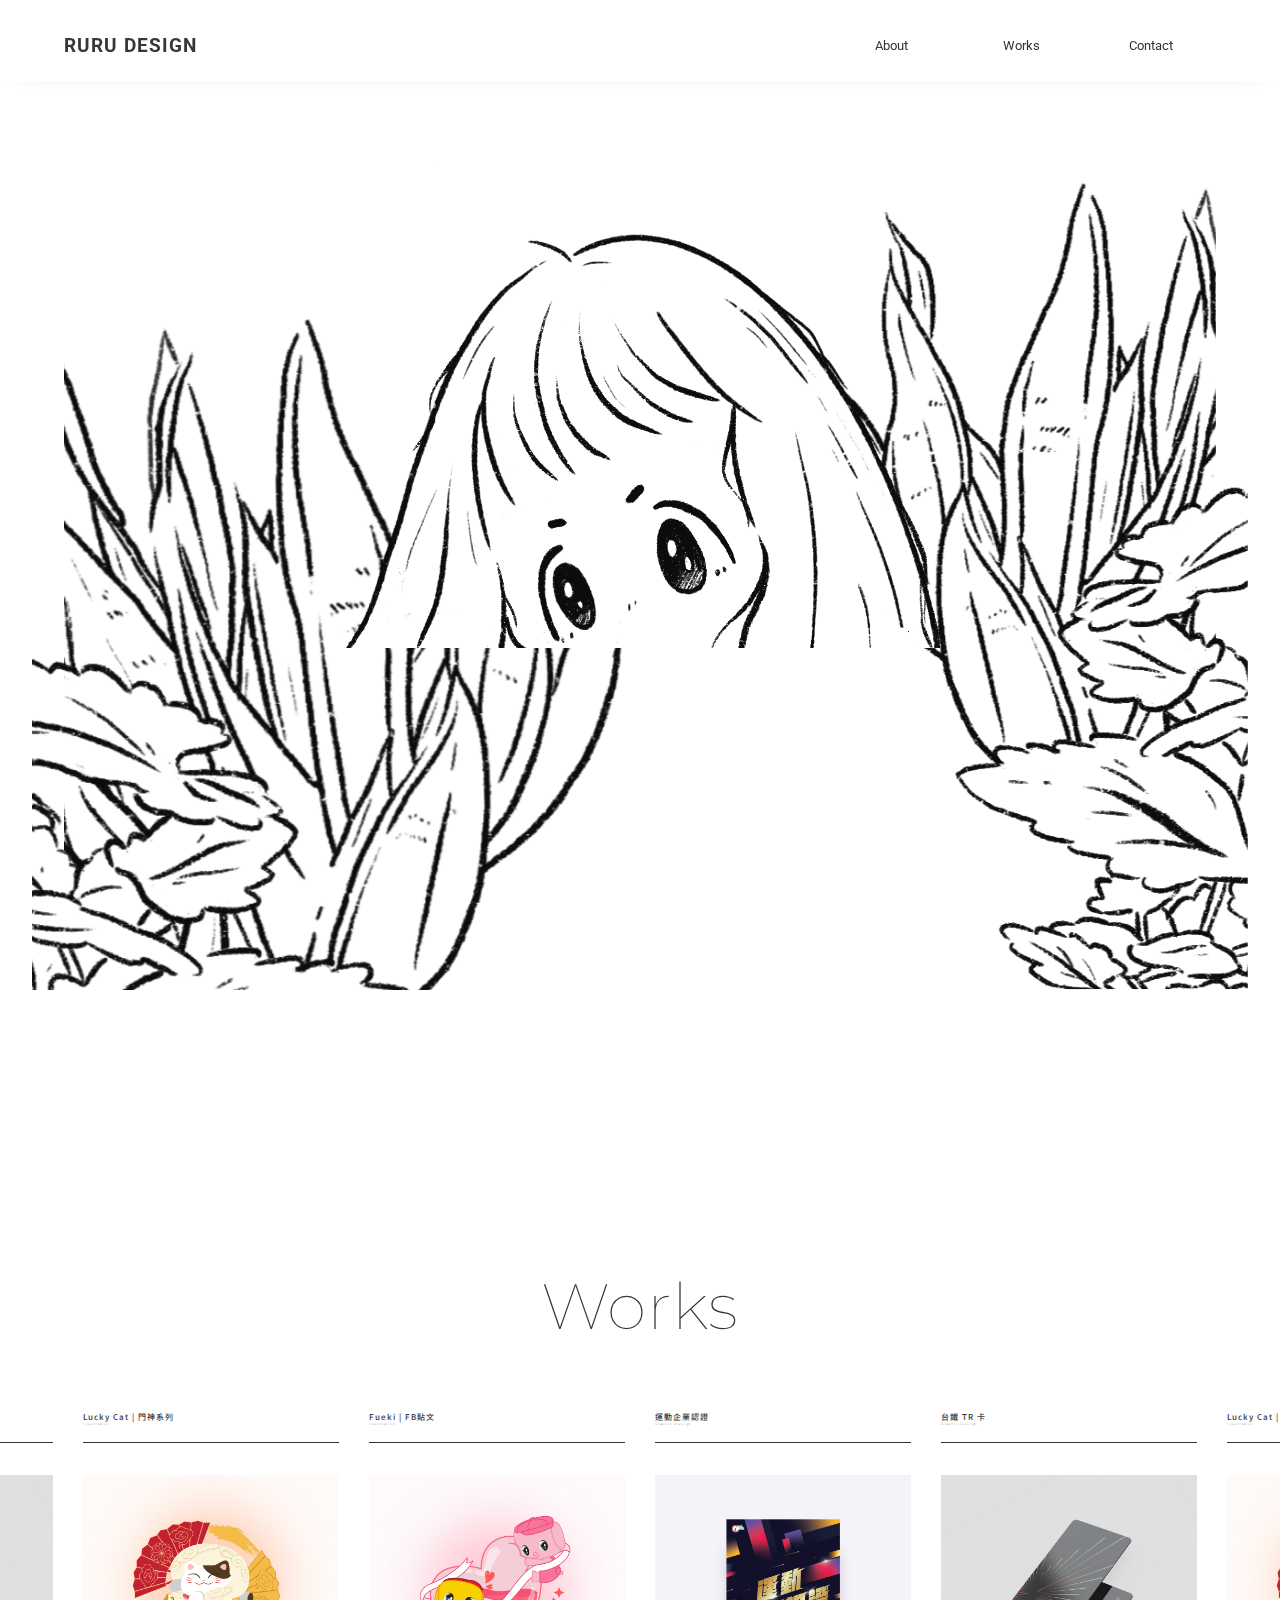
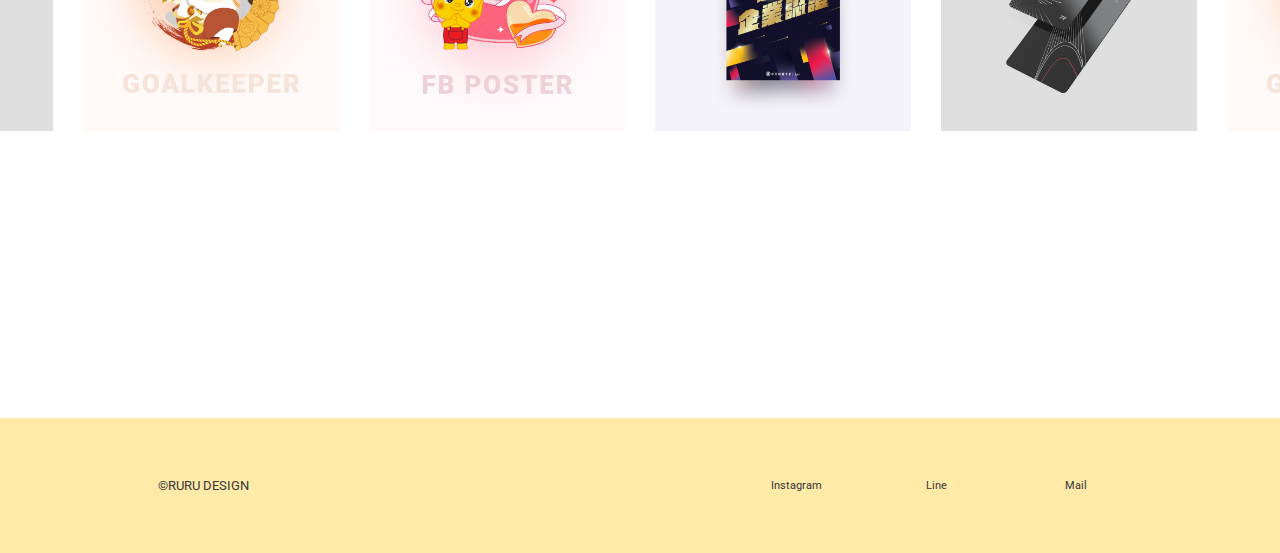
<file: WorkIndex/index.html>
<!DOCTYPE html>
<html lang="en">
<head>
    <meta charset="UTF-8">
    <meta http-equiv="X-UA-Compatible" content="IE=edge">
    <meta name="viewport" content="width=device-width, initial-scale=1.0">
    <title>Ruru Portfolio</title>
    <link rel="stylesheet" href="./css/style.css">
</head>
<body>
    <!-- 上層topbar -->
    <header id="topbar">
        <h1 class="logo"><a href="./index.html">RURU DESIGN</a></h1>
        <ul class="menu">
            <!-- <li><a href="../../Work Index/index.html">Home</a></li> -->
            <li><a href="#">About</a></li>
            <li><a href="../Work List/works.html">Works</a></li>
            <li><a href="#">Contact</a></li>
        </ul>
    </header>

    <main>
        <!-- kv -->
        <section id="kv">
            <div class="kv_area kvTop" data-depth="0.7">
                <img src="./image/kv_001.png" alt="">
            </div>
            <div class="kv_area kvCenter" data-depth="0.4">
                <img src="./image/kv_002.png" alt="">
            </div>
            <div class="kv_area kvBack01" data-depth="0.6">
                <img src="./image/kv_003.png" alt="">
            </div>
            <div class="kv_area kvBack02" data-depth="0.8">
                <img src="./image/kv_004.png" alt="">
            </div>
        </section>
        
        <!-- 無限自動滑動Works -->
        <section id="works_infinSlider"><!-- infinite無限 -->
            <h1 class="works_title">Works</h1>
            <div class="works_slider_innear">
                <!-- 1 slide -->
                <div class="works_slider_area">
                    <div class="work_slide">
                        <a href="../Works Introduce/LuckyCat _ God/worksDetail.html">
                            <div class="work_text">
                                <h2 class="work_name">Lucky Cat | 門神系列</h2>
                                <h4 class="work_type">Illustration</h4>
                            </div>
                            <figure><img src="./image/workSlide_001.jpg" alt=""></figure>
                        </a>
                    </div>
                    <div class="work_slide">
                        <a href="../Works Introduce/Fueki _ FB/worksDetail.html">
                            <div class="work_text">
                                <h2 class="work_name">Fueki | FB貼文</h2>
                                <h4 class="work_type">Illustration</h4>
                            </div>
                            <figure><img src="./image/workSlide_002.jpg" alt=""></figure>
                        </a>
                    </div>
                    <div class="work_slide">
                        <a href="#">
                            <div class="work_text">
                                <h2 class="work_name">運動企業認證</h2>
                                <h4 class="work_type">Graphic Design</h4>
                            </div>
                            <figure><img src="./image/workSlide_003.jpg" alt=""></figure>
                        </a>
                    </div>
                    <div class="work_slide">
                        <a href="#">
                            <div class="work_text">
                                <h2 class="work_name">台鐵 TR 卡</h2>
                                <h4 class="work_type">Graphic Design</h4>
                            </div>
                            <figure><img src="./image/workSlide_004.jpg" alt=""></figure>
                        </a>
                    </div>
                </div>
                <!-- 1 slide double -->
                <div class="works_slider_area">
                    <div class="work_slide">
                        <a href="../Works Introduce/LuckyCat _ God/worksDetail.html">
                            <div class="work_text">
                                <h2 class="work_name">Lucky Cat | 門神系列</h2>
                                <h4 class="work_type">Illustration</h4>
                            </div>
                            <figure><img src="./image/workSlide_001.jpg" alt=""></figure>
                        </a>
                    </div>
                    <div class="work_slide">
                        <a href="../Works Introduce/Fueki _ FB/worksDetail.html">
                            <div class="work_text">
                                <h2 class="work_name">Fueki | FB貼文</h2>
                                <h4 class="work_type">Illustration</h4>
                            </div>
                            <figure><img src="./image/workSlide_002.jpg" alt=""></figure>
                        </a>
                    </div>
                    <div class="work_slide">
                        <a href="#">
                            <div class="work_text">
                                <h2 class="work_name">運動企業認證</h2>
                                <h4 class="work_type">Graphic Design</h4>
                            </div>
                            <figure><img src="./image/workSlide_003.jpg" alt=""></figure>
                        </a>
                    </div>
                    <div class="work_slide">
                        <a href="#">
                            <div class="work_text">
                                <h2 class="work_name">台鐵 TR 卡</h2>
                                <h4 class="work_type">Graphic Design</h4>
                            </div>
                            <figure><img src="./image/workSlide_004.jpg" alt=""></figure>
                        </a>
                    </div>
                </div>
                <!-- 1 slide double double -->
                <div class="works_slider_area">
                    <div class="work_slide">
                        <a href="../Works Introduce/LuckyCat _ God/worksDetail.html">
                            <div class="work_text">
                                <h2 class="work_name">Lucky Cat | 門神系列</h2>
                                <h4 class="work_type">Illustration</h4>
                            </div>
                            <figure><img src="./image/workSlide_001.jpg" alt=""></figure>
                        </a>
                    </div>
                    <div class="work_slide">
                        <a href="../Works Introduce/Fueki _ FB/worksDetail.html">
                            <div class="work_text">
                                <h2 class="work_name">Fueki | FB貼文</h2>
                                <h4 class="work_type">Illustration</h4>
                            </div>
                            <figure><img src="./image/workSlide_002.jpg" alt=""></figure>
                        </a>
                    </div>
                    <div class="work_slide">
                        <a href="#">
                            <div class="work_text">
                                <h2 class="work_name">運動企業認證</h2>
                                <h4 class="work_type">Graphic Design</h4>
                            </div>
                            <figure><img src="./image/workSlide_003.jpg" alt=""></figure>
                        </a>
                    </div>
                    <div class="work_slide">
                        <a href="#">
                            <div class="work_text">
                                <h2 class="work_name">台鐵 TR 卡</h2>
                                <h4 class="work_type">Graphic Design</h4>
                            </div>
                            <figure><img src="./image/workSlide_004.jpg" alt=""></figure>
                        </a>
                    </div>
                </div>
            </div>           
        </section>
        
        <!-- 下層footer -->
        <footer class="footer"data-scroll-section data-scroll-section-id="section1">
            <div class="footerInnear" data-scroll data-scroll-speed="-3" data-scroll-position="bottom">
                <p class="copy-right" >©RURU DESIGN</p>
                <div class="contact" >
                    <div class="cont_ig"><a href="#">Instagram</a></div>
                    <div class="cont_line"><a href="#">Line</a></div>
                    <div class="cont_mail"><a href="#">Mail</a></div>
                </div>    
            </div>    
        </footer>
    </main>   
    
    
    <script src="./script/parallax/parallax.js"></script>
    <script src="./script/script.js"></script>

    
</body>
</html>
</file>
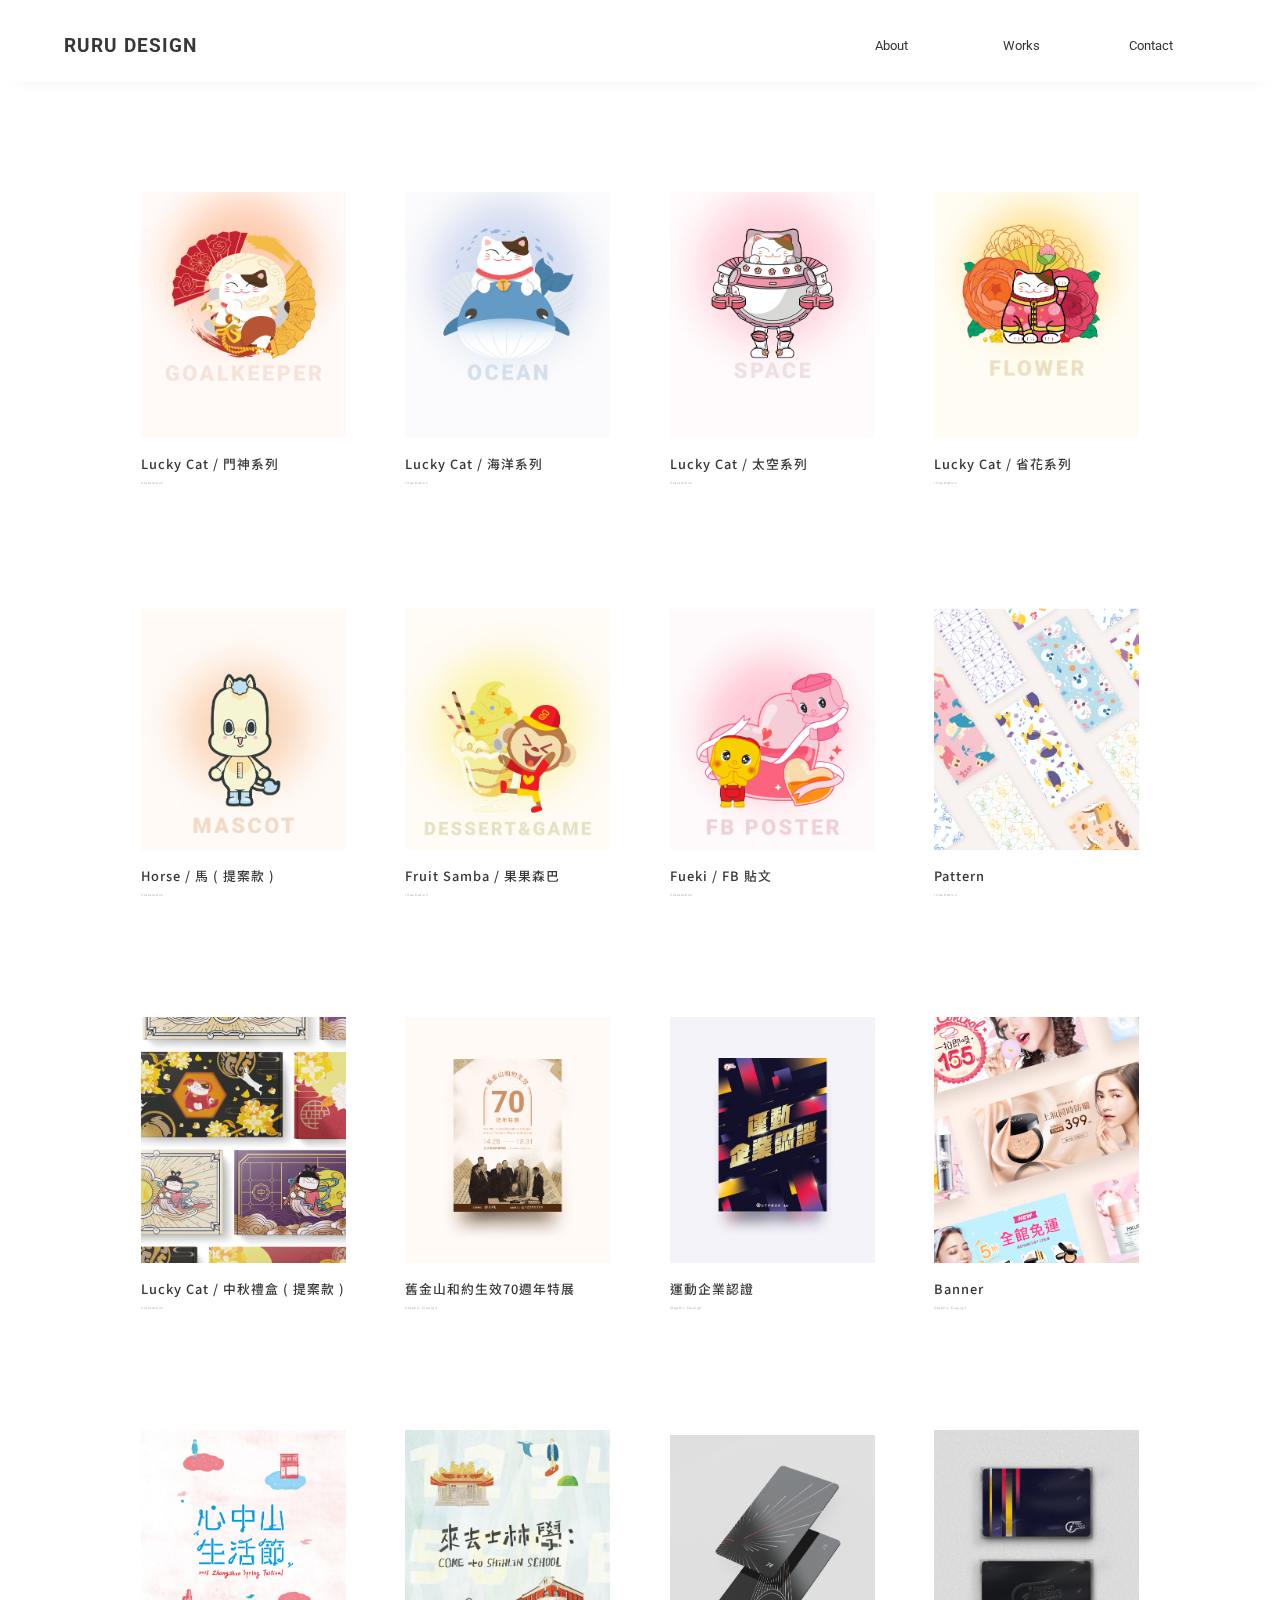
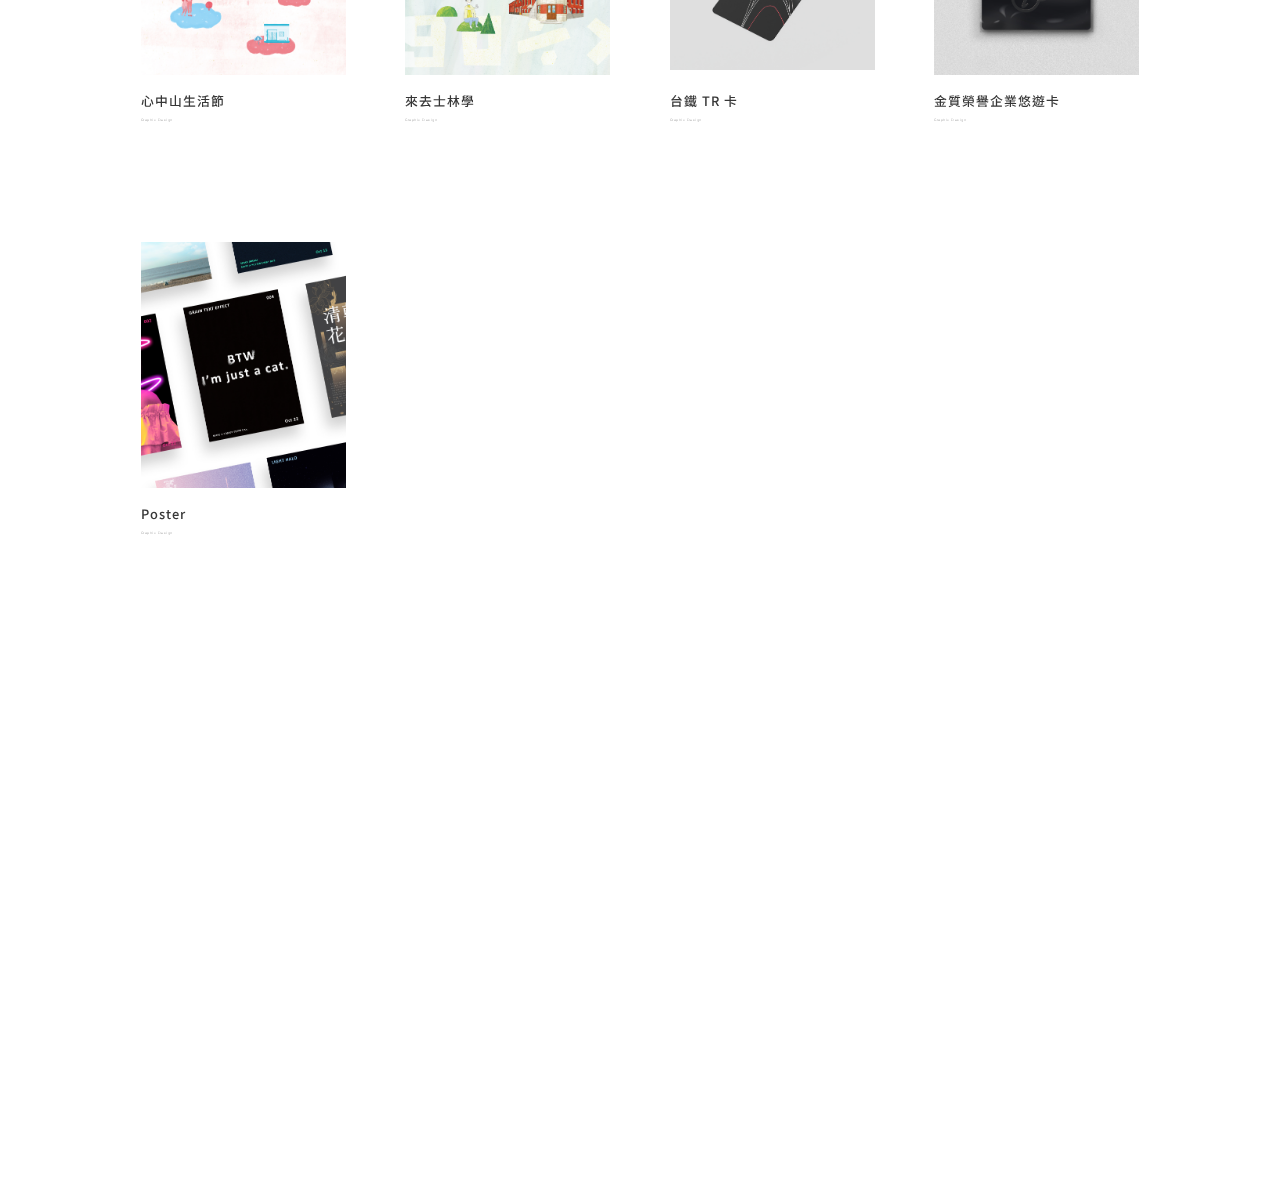
<file: WorkList/works.html>
<!DOCTYPE html>
<html lang="en">
<head>
    <meta charset="UTF-8">
    <meta http-equiv="X-UA-Compatible" content="IE=edge">
    <meta name="viewport" content="width=device-width, initial-scale=1.0">
    <link rel="stylesheet" href="./css/locomotive-scroll.css">
    <link rel="stylesheet" href="./css/style.css">
    <title>Works - Ruru Portfolio</title>
</head>

<body>

    <div class="PageContant"><!-- 最外層包裹所有內容 -->
        <!-- 上層topbar -->
        <header id="topbar">
            <h1 class="logo"><a href="../Work Index/index.html">RURU DESIGN</a></h1>
            <ul class="menu">
                <!-- <li><a href="../Work Index/index.html">Home</a></li> -->
                <li><a href="#">About</a></li>
                <li><a href="./works.html">Works</a></li>
                <li><a href="#">Contact</a></li>
            </ul>
        </header>
        <!-- 上層topbar界線 -->

        <div class="js-scroll-container" data-scroll-container><!--定義滾動容器 必須-->
            <main data-scroll-section data-scroll-section-id="section0"><!-- 定義一個可滾動的部分。將頁面分成多個部分可能會提高性能-->
                <!-- 作品分類選單 -->
                <!-- <section id="works-system">
                            <ul class="works-menu" >
                                <li><a href="#">All</a></li>
                                <li><a href="#">Illustration</a></li>
                                <li><a href="#">Graphic</a></li>
                                <li><a href="#">Websites</a></li>
                            </ul>
                </section> -->
                <!-- 作品成列列表 -->
                <section id="works_category" >
                            <div class="works_area">
                                <div class="work_item">
                                    <a href="../Works Introduce/LuckyCat _ God/worksDetail.html">
                                        <div class="image_box">
                                            <div class="image_innear">
                                                <img src="images\project_001.jpg" alt="Lucky Cat 門神系列"data-scroll data-scroll-speed="1">
                                            </div>
                                        </div>
                                        <div class="work_text">
                                            <h3 class="work_title">Lucky Cat / 門神系列</h2>
                                            <p>Illustration</p>
                                        </div>
                                    </a>
                                </div>
                                <div class="work_item">
                                    <a href="../Works Introduce/LuckyCat _ Ocean/worksDetail.html">
                                        <div class="image_box">
                                            <div class="image_innear">
                                                <img src="./images/project_002.jpg" alt="Lucky Cat 海洋系列"data-scroll data-scroll-speed="1">
                                            </div>
                                        </div>
                                        <div class="work_text">
                                            <h3 class="work_title">Lucky Cat / 海洋系列</h2>
                                            <p>Illustration</p>
                                        </div>
                                    </a>
                                </div>
                                <div class="work_item">
                                    <a href="../Works Introduce/LuckyCat _ Space/worksDetail.html">
                                        <div class="image_box">
                                            <div class="image_innear">
                                                <img src="./images/project_003.jpg" alt="Lucky Cat 太空系列"data-scroll data-scroll-speed="1">
                                            </div>
                                        </div>
                                        <div class="work_text">
                                            <h3 class="work_title">Lucky Cat / 太空系列</h2>
                                            <p>Illustration</p>
                                        </div>
                                    </a>
                                </div>
                                <div class="work_item">
                                    <a href="../Works Introduce/LuckyCat _ City Flower/worksDetail.html">
                                        <div class="image_box">
                                            <div class="image_innear">
                                                <img src="./images/project_004.jpg" alt="Lucky Cat 省花系列"data-scroll data-scroll-speed="1">
                                            </div>
                                        </div>
                                        <div class="work_text">
                                            <h3 class="work_title">Lucky Cat / 省花系列</h2>
                                            <p>Illustration</p>
                                        </div>
                                    </a>
                                </div>
                                <div class="work_item">
                                    <a href="../Works Introduce/Horse _ Propose/worksDetail.html">
                                        <div class="image_box">
                                            <div class="image_innear">
                                                <img src="./images/project_005.jpg" alt="Horse 馬"data-scroll data-scroll-speed="1">
                                            </div>
                                        </div>
                                        <div class="work_text">
                                            <h3 class="work_title">Horse / 馬 ( 提案款 )</h2>
                                            <p>Illustration</p>
                                        </div>
                                    </a>
                                </div>
                                <div class="work_item">
                                    <a href="../Works Introduce/FruitSamba_Dessert&Game/worksDetail.html">
                                        <div class="image_box">
                                            <div class="image_innear">
                                                <img src="./images/project_006.jpg" alt="Fruit Samba 果果森巴"data-scroll data-scroll-speed="1">
                                            </div>
                                        </div>
                                        <div class="work_text">
                                            <h3 class="work_title">Fruit Samba / 果果森巴</h2>
                                            <p>Illustration</p>
                                        </div>
                                    </a>
                                </div>
                                <div class="work_item">
                                    <a href="../Works Introduce/Fueki _ FB/worksDetail.html">
                                        <div class="image_box">
                                            <div class="image_innear">
                                                <img src="./images/project_007.jpg" alt="Fueki FB 貼文"data-scroll data-scroll-speed="1">
                                            </div>
                                        </div>
                                        <div class="work_text">
                                            <h3 class="work_title">Fueki / FB 貼文</h2>
                                            <p>Illustration</p>
                                        </div>
                                    </a>
                                </div>
                                <div class="work_item">
                                    <a href="../Works Introduce/Pattern/worksDetail.html">
                                        <div class="image_box">
                                            <div class="image_innear">
                                                <img src="./images/project_008.jpg" alt="Pattern"data-scroll data-scroll-speed="1">
                                            </div>
                                        </div>
                                        <div class="work_text">
                                            <h3 class="work_title">Pattern</h2>
                                            <p>Illustration</p>
                                        </div>
                                    </a>
                                </div>
                                <div class="work_item">
                                    <a href="#">
                                        <div class="image_box">
                                            <div class="image_innear">
                                                <img src="./images/project_009.jpg" alt="Lucky Cat 中秋禮盒"data-scroll data-scroll-speed="1">
                                            </div>
                                        </div>
                                        <div class="work_text">
                                            <h3 class="work_title">Lucky Cat / 中秋禮盒 ( 提案款 )</h2>
                                            <p>Illustration</p>
                                        </div>
                                    </a>
                                </div>
                                <div class="work_item">
                                    <a href="#">
                                        <div class="image_box">
                                            <div class="image_innear">
                                                <img src="./images/project_010.jpg" alt="舊金山和約生效70週年特展"data-scroll data-scroll-speed="1">
                                            </div>
                                        </div>
                                        <div class="work_text">
                                            <h3 class="work_title">舊金山和約生效70週年特展</h2>
                                            <p>Graphic Design</p>
                                        </div>
                                    </a>
                                </div>
                                <div class="work_item">
                                    <a href="#">
                                        <div class="image_box">
                                            <div class="image_innear">
                                                <img src="./images/project_011.jpg" alt="運動企業認證"data-scroll data-scroll-speed="1">
                                            </div>
                                        </div>
                                        <div class="work_text">
                                            <h3 class="work_title">運動企業認證</h2>
                                            <p>Graphic Design</p>
                                        </div>
                                    </a>
                                </div>
                                <div class="work_item">
                                    <a href="#">
                                        <div class="image_box">
                                            <div class="image_innear">
                                                <img src="./images/project_012.jpg" alt="Banner"data-scroll data-scroll-speed="1">
                                            </div>
                                        </div>
                                        <div class="work_text">
                                            <h3 class="work_title">Banner</h2>
                                            <p>Graphic Design</p>
                                        </div>
                                    </a>
                                </div>
                                <div class="work_item">
                                    <a href="#">
                                        <div class="image_box">
                                            <div class="image_innear">
                                                <img src="./images/project_013.jpg" alt="心中山生活節"data-scroll data-scroll-speed="1">
                                            </div>
                                        </div>
                                        <div class="work_text">
                                            <h3 class="work_title">心中山生活節</h2>
                                            <p>Graphic Design</p>
                                        </div>
                                    </a>
                                </div>
                                <div class="work_item">
                                    <a href="#">
                                        <div class="image_box">
                                            <div class="image_innear">
                                                <img src="./images/project_014.jpg" alt="來去士林學"data-scroll data-scroll-speed="1">
                                            </div>
                                        </div>
                                        <div class="work_text">
                                            <h3 class="work_title">來去士林學</h2>
                                            <p>Graphic Design</p>
                                        </div>
                                    </a>
                                </div>
                                <div class="work_item">
                                    <a href="#">
                                        <div class="image_box">
                                            <div class="image_innear">
                                                <img src="./images/project_015.jpg" alt="台鐵 TR 卡">
                                            </div>
                                        </div>
                                        <div class="work_text">
                                            <h3 class="work_title">台鐵 TR 卡</h2>
                                            <p>Graphic Design</p>
                                        </div>
                                    </a>
                                </div>
                                <div class="work_item">
                                    <a href="#">
                                        <div class="image_box">
                                            <div class="image_innear">
                                                <img src="./images/project_016.jpg" alt="金質榮譽企業悠遊卡"data-scroll data-scroll-speed="1">
                                            </div>
                                        </div>
                                        <div class="work_text">
                                            <h3 class="work_title">金質榮譽企業悠遊卡</h2>
                                            <p>Graphic Design</p>
                                        </div>
                                    </a>
                                </div>
                                <div class="work_item">
                                    <a href="#">
                                        <div class="image_box">
                                            <div class="image_innear">
                                                <img src="images\project_017.jpg" alt="Poster" data-scroll data-scroll-speed="1">
                                            </div>
                                        </div>
                                        <div class="work_text">
                                            <h3 class="work_title">Poster</h2>
                                            <p>Graphic Design</p>
                                        </div>
                                    </a>
                                </div>
                            </div>
                </section>   
            </main>
            <!-- 下層footer -->
            <footer class="footer"data-scroll-section data-scroll-section-id="section1">
                <div class="footerInnear" data-scroll data-scroll-speed="-3" data-scroll-position="bottom">
                    <p class="copy-right" >©RURU DESIGN</p>
                    <div class="contact" >
                        <div class="cont_ig"><a href="#">Instagram</a></div>
                        <div class="cont_line"><a href="#">Line</a></div>
                        <div class="cont_mail"><a href="#">Mail</a></div>
                    </div>    
                </div>    
            </footer>
        </div>
    </div>

    <script src="./script/locomotive-scroll.min.js"></script>
    <script src="./script/script.js"></script>
    
</body>
</html>
</file>
<file: WorkIndex/css/style.css>
@charset "UTF-8";
@import url('https://fonts.googleapis.com/css2?family=Roboto:wght@100;400;700&display=swap');
@import url('https://fonts.googleapis.com/css2?family=Montserrat:wght@100;200;400;600&family=Noto+Sans+TC:wght@400;500;700&display=swap');
*{
    margin: 0;
    padding: 0;
    box-sizing: border-box;
}
body{
    font-family: /*⻄⽂*/-apple-system, BlinkMacSystemFont, "Segoe UI", Roboto, Ubuntu, "Helvetica Neue", Helvetica, Arial,
    /*中⽂*/"蘋方-繁","PingFang TC", "Noto Sans TC", "⿊體-繁", "Heiti TC", "微軟正⿊體","Microsoft JhengHei", sans-serif;
    color: #373737;
}
img{
    display: block;
    width: 100%;
}

/* 上層topbar */
#topbar{
    display: flex;
    justify-content: space-between;
    padding: 2% 5% 1.3%;
    position: fixed;
    width: 100%;
    z-index: 50;
    backdrop-filter: blur(7px); /*背景模糊*/
    box-shadow: 0 10px 20px -20px #cacaca;
}
.logo a{
    display: block;
    text-decoration: none;
    color: #373737;
    line-height: 40px;
    text-align: center;
}
.logo{
    font-size: 1.2rem;
    font-family: 'Roboto', sans-serif;
    font-weight: 700;
    letter-spacing: 1px;
}
#topbar ul{
    list-style-type: none;
    display: flex;
}
.menu a{
    display: block;
    text-decoration: none;
    color: #333;
    line-height: 40px;
    text-align: center;
    font-size: 0.8rem;
    position: relative;
    margin: 0 40px;
    width: 50px;
}
.menu a::after{
    content: '';
    background-color: #999;
    position: absolute;
    left: 0;
    bottom: 0;
    height: 1px;
    width: 0;
    transition: width .2s;
}
.menu a:hover::after{
    width: 100%;
} 

/*  kv  */
#kv{
    /* display: flex;
    justify-content: center;
    align-items: center; */
    position: relative;
    overflow: hidden;
    height: 110vh;
    /* margin-bottom: 10%; */
}
.kv_area{
    position: absolute;
    top: 0;             
    bottom: 0;           
    left: 0;        
    right: 0;
    margin: auto; 
    width: 90%;
}
.kv_area img{
    height: 100%;
    object-fit: cover;
}
.kvCenter{
    width: 95%;
}
.kvBack01,.kvBack02{
    z-index: -20;
}

/*  無限自動滑動Works  */
#works_infinSlider{
    display: flex;
    align-items: center;
    justify-content: center;
    flex-direction: column; 
    height: 100vh;
    width: 100%;
    overflow: hidden;
    margin-top: 5%;
    margin-bottom: 5%;
}
.works_title{
    font-family: 'Montserrat', sans-serif;
    font-weight: 100;
    font-size: 4rem;
    letter-spacing: 1px; 
    margin-bottom: 40px;   
}
.works_slider_innear{
    display: flex;
}
.works_slider_area{
    display: flex;
    animation: scroll 30s linear infinite;
}
.works_slider_innear:hover .works_slider_area{
    animation-play-state: paused;
}
@keyframes scroll{
    0%{
        transform: translateX(0);
    }
    100%{
        transform: translateX(-100%);
    }
}
.works_slider_area{
    display: flex;
    list-style: none;
}
.work_slide{
    position: relative;
    padding: 10px 15px;
    margin: 0px;
}
.works_slider_area .work_slide a{
    display: block;
    text-decoration: none;
    color: #373737;;
}
.work_text{
    justify-content: space-between;
    position: relative;
    padding: 16px 0;
    margin-bottom: 32px;
    border-bottom: 1px solid #333;
}
.work_text h2{
    font-family: 'Noto Sans TC', sans-serif;
    font-weight: 500;
    font-size: 0.5rem;
    letter-spacing: 1px;
}
.work_text h4{
    font-family: 'Montserrat', sans-serif;
    font-weight: 400;
    font-size: 0.2rem;
    color: #999;
    letter-spacing: 0.8px;    
}
.work_slide figure{
    width: 20vw;
}

/* 下層footer */
.footer{
    height: 15vh;
    background-color: #FFEAA8;
    display: flex;
    justify-content: center;
    align-items: center;
    padding: 0 12vw;
}
.footerInnear{
    width: 100%;
    display: flex;
    justify-content: space-between;
}
.copy-right{
    text-align: center;
    line-height: 60px;
    width: 100px;
    font-size: 0.8rem;
}
.contact{
    display: flex;
}
.contact a{
    text-decoration: none;
    display: block;
    color: #373737;
    width: 100px;
    text-align: center;
    line-height: 60px;
    font-size: 0.7rem;
    margin-left: 40px;
    transition: color .2s;
}
.contact a:hover{
    color: #D09D51;
}
</file>
<file: WorkList/css/locomotive-scroll.css>
/*! locomotive-scroll v4.1.3 | MIT License | https://github.com/locomotivemtl/locomotive-scroll */
html.has-scroll-smooth {
    overflow: hidden; }
  
  html.has-scroll-dragging {
    -webkit-user-select: none;
    -moz-user-select: none;
    -ms-user-select: none;
    user-select: none; }
  
  .has-scroll-smooth body {
    overflow: hidden; }
  
  .has-scroll-smooth [data-scroll-container] {
    min-height: 100vh; }
  
  [data-scroll-direction="horizontal"] [data-scroll-container] {
    height: 100vh;
    display: inline-block;
    white-space: nowrap; }
  
  [data-scroll-direction="horizontal"] [data-scroll-section] {
    display: inline-block;
    vertical-align: top;
    white-space: nowrap;
    height: 100%; }
  
  .c-scrollbar {
    position: absolute;
    right: 0;
    top: 0;
    width: 11px;
    height: 100%;
    transform-origin: center right;
    transition: transform 0.3s, opacity 0.3s;
    opacity: 0; }
    .c-scrollbar:hover {
      transform: scaleX(1.45); }
    .c-scrollbar:hover, .has-scroll-scrolling .c-scrollbar, .has-scroll-dragging .c-scrollbar {
      opacity: 1; }
    [data-scroll-direction="horizontal"] .c-scrollbar {
      width: 100%;
      height: 10px;
      top: auto;
      bottom: 0;
      transform: scaleY(1); }
      [data-scroll-direction="horizontal"] .c-scrollbar:hover {
        transform: scaleY(1.3); }
  
  .c-scrollbar_thumb {
    position: absolute;
    top: 0;
    right: 0;
    background-color: black;
    opacity: 0.5;
    width: 7px;
    border-radius: 10px;
    margin: 2px;
    cursor: -webkit-grab;
    cursor: grab; }
    .has-scroll-dragging .c-scrollbar_thumb {
      cursor: -webkit-grabbing;
      cursor: grabbing; }
    [data-scroll-direction="horizontal"] .c-scrollbar_thumb {
      right: auto;
      bottom: 0; }
</file>
<file: WorkList/css/style.css>
@charset "UTF-8";
@import url('https://fonts.googleapis.com/css2?family=Roboto:wght@100;400;700&display=swap');
@import url('https://fonts.googleapis.com/css2?family=Montserrat:wght@100;200;400;600&family=Noto+Sans+TC:wght@400;500&display=swap');
*{
    margin: 0;
    padding: 0;
    box-sizing: border-box;
}
body{
    font-family: /*⻄⽂*/-apple-system, BlinkMacSystemFont, "Segoe UI", Roboto, Ubuntu, "Helvetica Neue", Helvetica, Arial,
    /*中⽂*/"蘋方-繁","PingFang TC", "Noto Sans TC", "⿊體-繁", "Heiti TC", "微軟正⿊體","Microsoft JhengHei", sans-serif;
    color: #373737;
}
img{
    display: block;
    width: 100%;
}

/* 上層topbar */
#topbar{
    display: flex;
    justify-content: space-between;
    padding: 2% 5% 1.3%;
    position: fixed;
    width: 100%;
    z-index: 50;
    backdrop-filter: blur(7px); /*背景模糊*/
    box-shadow: 0 10px 20px -20px #cacaca;
}
.logo a{
    display: block;
    text-decoration: none;
    color: #373737;
    line-height: 40px;
    text-align: center;
}
.logo{
    font-size: 1.2rem;
    font-family: 'Roboto', sans-serif;
    font-weight: 700;
    letter-spacing: 1px;
}
#topbar ul{
    list-style-type: none;
    display: flex;
}
.menu a{
    display: block;
    text-decoration: none;
    color: #333;
    line-height: 40px;
    text-align: center;
    font-size: 0.8rem;
    position: relative;
    margin: 0 40px;
    width: 50px;
}
.menu a::after{
    content: '';
    background-color: #999;
    position: absolute;
    left: 0;
    bottom: 0;
    height: 1px;
    width: 0;
    transition: width .2s;
}
.menu a:hover::after{
    width: 100%;
} 


/* 作品分類選單 */

/* #works-system{
    height: 10vh;
    padding-top: 20%;
}
#works-system ul{
    list-style-type: none;
}
.works-menu{
    display: flex;
    padding-left: 12%;
}
.works-menu a{
    display: block;
    color: #373737;
    font-size: 0.8rem;
    border-bottom: #373737;
    line-height: 20px;
    text-align: center;
    margin-right: 52px;
    transition: color .3s;
}
.works-menu a:hover{
    color: #999;
} */

/* 作品成列列表 */
#works_category{
    display: flex;
    justify-content: center;
    align-items: center;
    padding-top: 15%;
    padding-right: 11vw;
    padding-left: 11vw;
}
.works_area{
    display: flex;
    flex-wrap: wrap;
    flex-direction:row;
    align-items: stretch;
    justify-content: space-between;
    width: 100%;
}
.work_item a{
    display: block;
    text-decoration: none;
    color: #333;
    /* padding: 20px; */
}
.work_item{
    /* flex: 1 0 200px; */
    /* width: 22%; */
    width: calc((100% - 14vw)/4);
    margin-bottom: 12%;
}
.image_box{
    /* border: 1px solid red; */
    overflow: hidden;
}
.image_innear{
    /* border: 1px solid red; */
    position: relative;
    padding-top: 120%;
    transition: opacity .3s;
}
.image_innear:hover{
    opacity: 0.6;
}
.image_innear img{
    position: absolute;
    left: 0;
    top: 0;
    bottom: 0;
    right: 0;
    margin: auto;
    width: 100%;
}
.work_text{
    margin-top: 16px;
}
.work_text h3{
    font-family: 'Noto Sans TC', sans-serif;
    color: #373737;
    letter-spacing: 1px;
    font-size: 0.8rem;
    font-weight: 500;
    margin-bottom: 8px;
}
.work_text p{
    font-family: 'Montserrat', sans-serif;
    color: #999;
    letter-spacing: 0.5px;
    font-size: 0.2rem;
    
}
/* 下層footer */
.footer{
    height: 60vh;
    background-color: #FFEAA8;
    display: flex;
    justify-content: center;
    align-items: center;
    padding: 0 12vw;
}
.footerInnear{
    width: 100%;
    display: flex;
    justify-content: space-between;
}
.copy-right{
    text-align: center;
    line-height: 60px;
    width: 100px;
    font-size: 0.8rem;
}
.contact{
    display: flex;
}
.contact a{
    text-decoration: none;
    display: block;
    color: #373737;
    width: 100px;
    text-align: center;
    line-height: 60px;
    font-size: 0.7rem;
    margin-left: 40px;
    transition: color .2s;
}
.contact a:hover{
    color: #D09D51;
}
</file>
